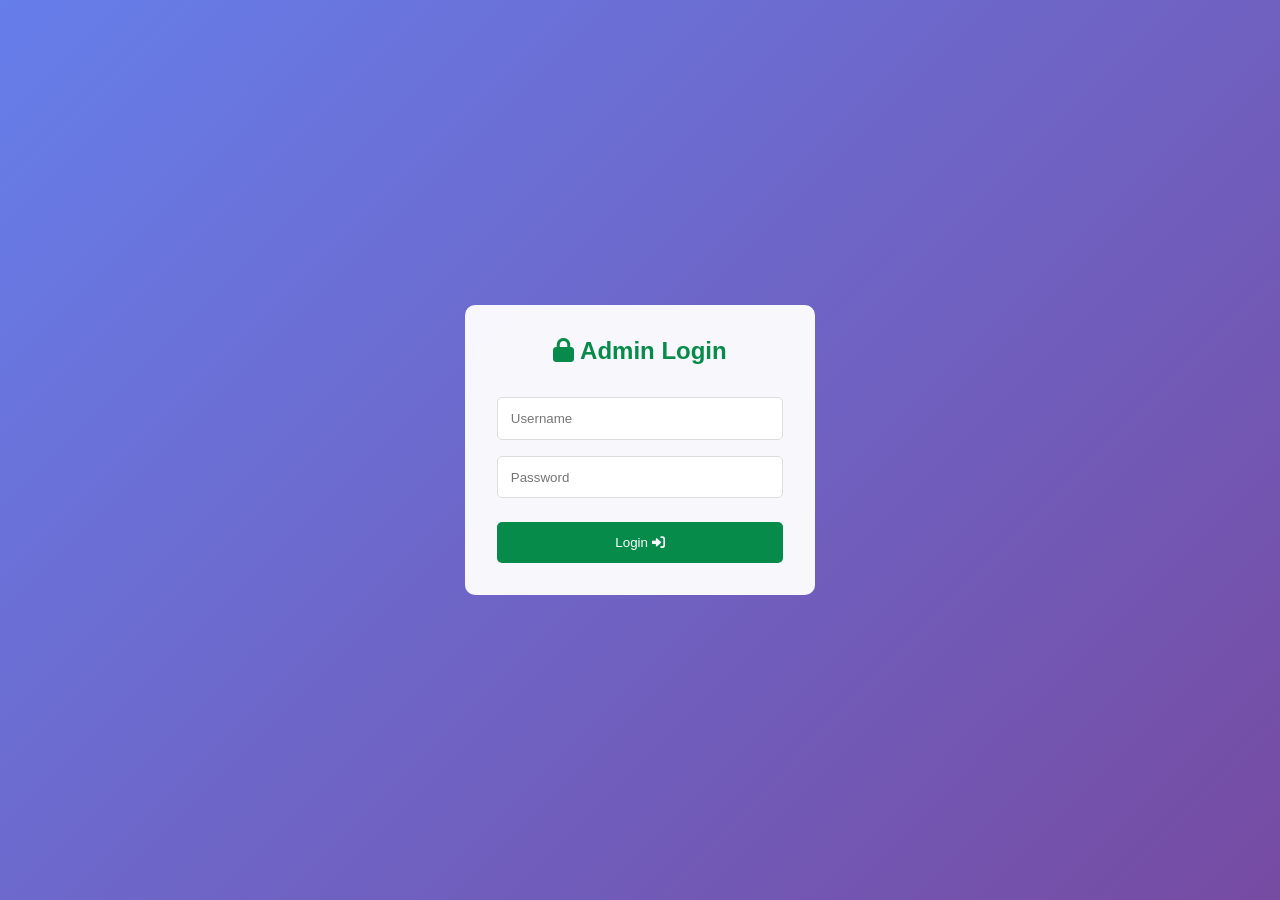
<file: admin.html>
<!DOCTYPE html>
<html lang="en">
<head>
    <meta charset="UTF-8">
    <meta name="viewport" content="width=device-width, initial-scale=1.0">
    <title>Admin Dashboard - Ethio Habesha Coders</title>
    <link rel="stylesheet" href="https://cdnjs.cloudflare.com/ajax/libs/font-awesome/6.0.0-beta3/css/all.min.css">
    <link rel="stylesheet" href="admin.css">
</head>
<body>
    <div class="admin-container">
        <!-- Login Form -->
        <div id="loginForm" class="login-container">
            <div class="login-box glass-effect">
                <h2><i class="fas fa-lock"></i> Admin Login</h2>
                <form id="adminLogin">
                    <input type="text" id="adminUsername" placeholder="Username" required>
                    <input type="password" id="adminPassword" placeholder="Password" required>
                    <button type="submit">Login <i class="fas fa-sign-in-alt"></i></button>
                </form>
            </div>
        </div>
        
        <!-- Dashboard -->
        <div id="dashboard" style="display: none;">
            <nav class="admin-nav">
                <div class="logo">
                    <i class="fas fa-code"></i>
                    <span>Admin Dashboard</span>
                </div>
                <div class="admin-actions">
                    <button onclick="logout()"><i class="fas fa-sign-out-alt"></i> Logout</button>
                </div>
            </nav>
            
            <div class="dashboard-content">
                <div class="stats-grid">
                    <div class="stat-card">
                        <i class="fas fa-users"></i>
                        <h3>Total Users</h3>
                        <p id="totalUsers">0</p>
                    </div>
                    <div class="stat-card">
                        <i class="fas fa-book"></i>
                        <h3>Total Courses</h3>
                        <p id="totalCourses">0</p>
                    </div>
                    <div class="stat-card">
                        <i class="fas fa-chart-line"></i>
                        <h3>Active Users</h3>
                        <p id="activeUsers">0</p>
                    </div>
                </div>
                
                <div class="admin-sections">
                    <div class="section">
                        <h3><i class="fas fa-users"></i> Manage Users</h3>
                        <button class="btn-add" onclick="showAddUserModal()">Add New User</button>
                        <div class="table-container">
                            <table id="usersTable">
                                <thead>
                                    <tr><th>ID</th><th>Username</th><th>Email</th><th>Role</th><th>Actions</th></tr>
                                </thead>
                                <tbody id="usersList"></tbody>
                            </table>
                        </div>
                    </div>
                    
                    <div class="section">
                        <h3><i class="fas fa-book"></i> Manage Courses</h3>
                        <button class="btn-add" onclick="showAddCourseModal()">Add New Course</button>
                        <div class="table-container">
                            <table id="coursesTable">
                                <thead>
                                    <tr><th>ID</th><th>Title</th><th>Category</th><th>Actions</th></tr>
                                </thead>
                                <tbody id="coursesList"></tbody>
                            </table>
                        </div>
                    </div>
                    
                    <div class="section">
                        <h3><i class="fas fa-palette"></i> Website Settings</h3>
                        <div class="settings-form">
                            <label>Primary Color:</label>
                            <input type="color" id="primaryColor" value="#078b4b">
                            <label>Secondary Color:</label>
                            <input type="color" id="secondaryColor" value="#fcd34d">
                            <button onclick="updateWebsiteSettings()">Save Settings</button>
                        </div>
                    </div>
                </div>
            </div>
        </div>
    </div>
    
    <!-- Modals -->
    <div id="addUserModal" class="modal">
        <div class="modal-content">
            <h3>Add New User</h3>
            <form id="addUserForm">
                <input type="text" placeholder="Username" required>
                <input type="email" placeholder="Email" required>
                <input type="password" placeholder="Password" required>
                <select>
                    <option value="user">User</option>
                    <option value="admin">Admin</option>
                </select>
                <button type="submit">Add User</button>
                <button type="button" onclick="closeModal('addUserModal')">Cancel</button>
            </form>
        </div>
    </div>
    
    <div id="addCourseModal" class="modal">
        <div class="modal-content">
            <h3>Add New Course</h3>
            <form id="addCourseForm">
                <input type="text" placeholder="Course Title" required>
                <textarea placeholder="Course Description" required></textarea>
                <select>
                    <option value="frontend">Frontend</option>
                    <option value="backend">Backend</option>
                </select>
                <button type="submit">Add Course</button>
                <button type="button" onclick="closeModal('addCourseModal')">Cancel</button>
            </form>
        </div>
    </div>
    
    <script src="admin.js"></script>
</body>
</html>
</file>
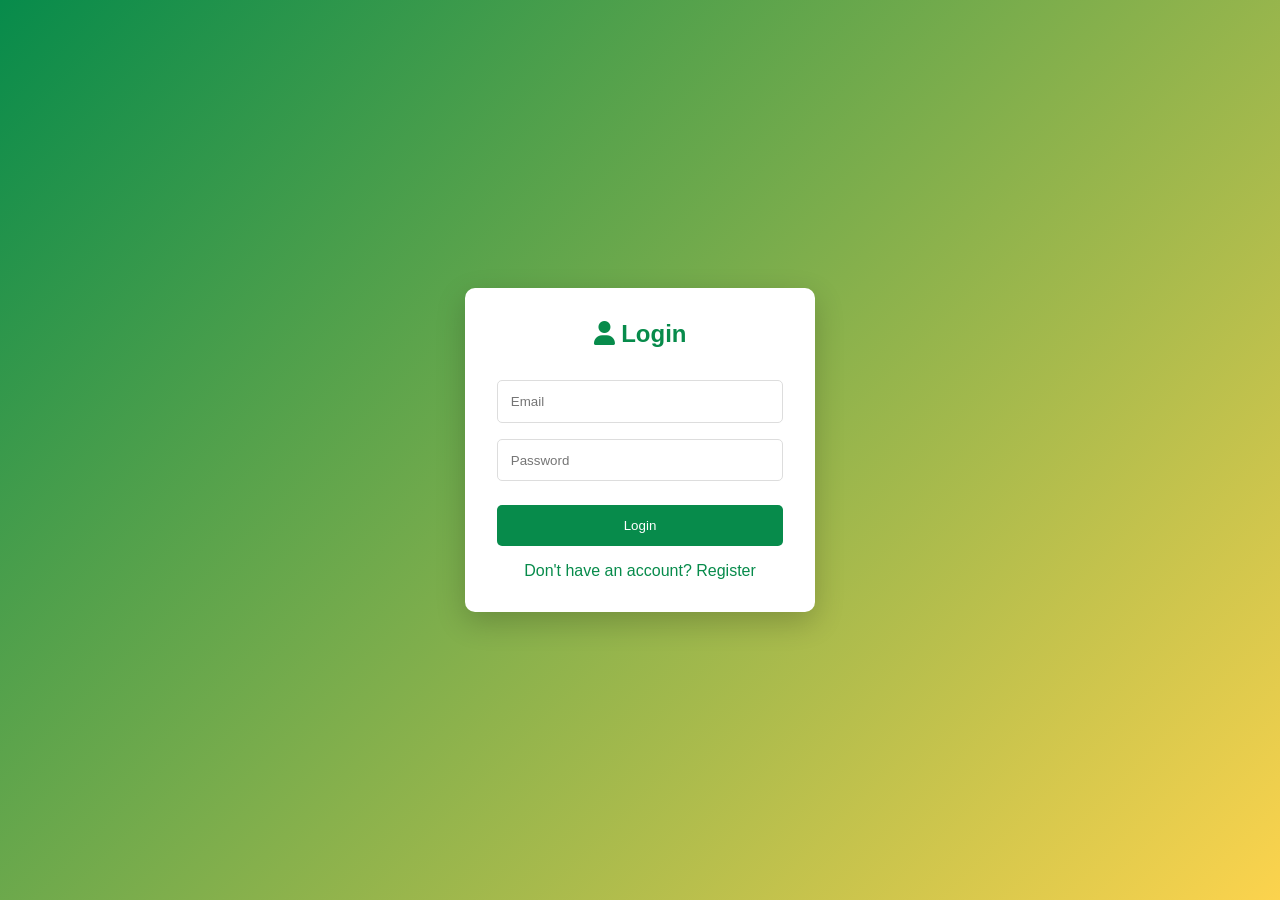
<file: login.html>
<!DOCTYPE html>
<html lang="en">
<head>
    <meta charset="UTF-8">
    <meta name="viewport" content="width=device-width, initial-scale=1.0">
    <title>Login - Ethio Habesha Coders</title>
    <link rel="stylesheet" href="https://cdnjs.cloudflare.com/ajax/libs/font-awesome/6.0.0-beta3/css/all.min.css">
    <style>
        * {
            margin: 0;
            padding: 0;
            box-sizing: border-box;
        }
        
        body {
            font-family: 'Segoe UI', Tahoma, Geneva, Verdana, sans-serif;
            background: linear-gradient(135deg, #078b4b, #fcd34d);
            min-height: 100vh;
            display: flex;
            justify-content: center;
            align-items: center;
        }
        
        .auth-container {
            background: white;
            padding: 2rem;
            border-radius: 10px;
            width: 350px;
            box-shadow: 0 10px 30px rgba(0,0,0,0.2);
        }
        
        h2 {
            text-align: center;
            margin-bottom: 1.5rem;
            color: #078b4b;
        }
        
        input {
            width: 100%;
            padding: 0.8rem;
            margin: 0.5rem 0;
            border: 1px solid #ddd;
            border-radius: 5px;
        }
        
        button {
            width: 100%;
            padding: 0.8rem;
            background: #078b4b;
            color: white;
            border: none;
            border-radius: 5px;
            cursor: pointer;
            margin-top: 1rem;
        }
        
        .links {
            text-align: center;
            margin-top: 1rem;
        }
        
        .links a {
            color: #078b4b;
            text-decoration: none;
        }
    </style>
</head>
<body>
    <div class="auth-container">
        <h2><i class="fas fa-user"></i> Login</h2>
        <form id="loginForm">
            <input type="email" placeholder="Email" required>
            <input type="password" placeholder="Password" required>
            <button type="submit">Login</button>
        </form>
        <div class="links">
            <a href="register.html">Don't have an account? Register</a>
        </div>
    </div>
    
    <script>
        document.getElementById('loginForm').addEventListener('submit', (e) => {
            e.preventDefault();
            localStorage.setItem('isLoggedIn', 'true');
            alert('Login successful!');
            window.location.href = 'index.html';
        });
    </script>
</body>
</html>
</file>
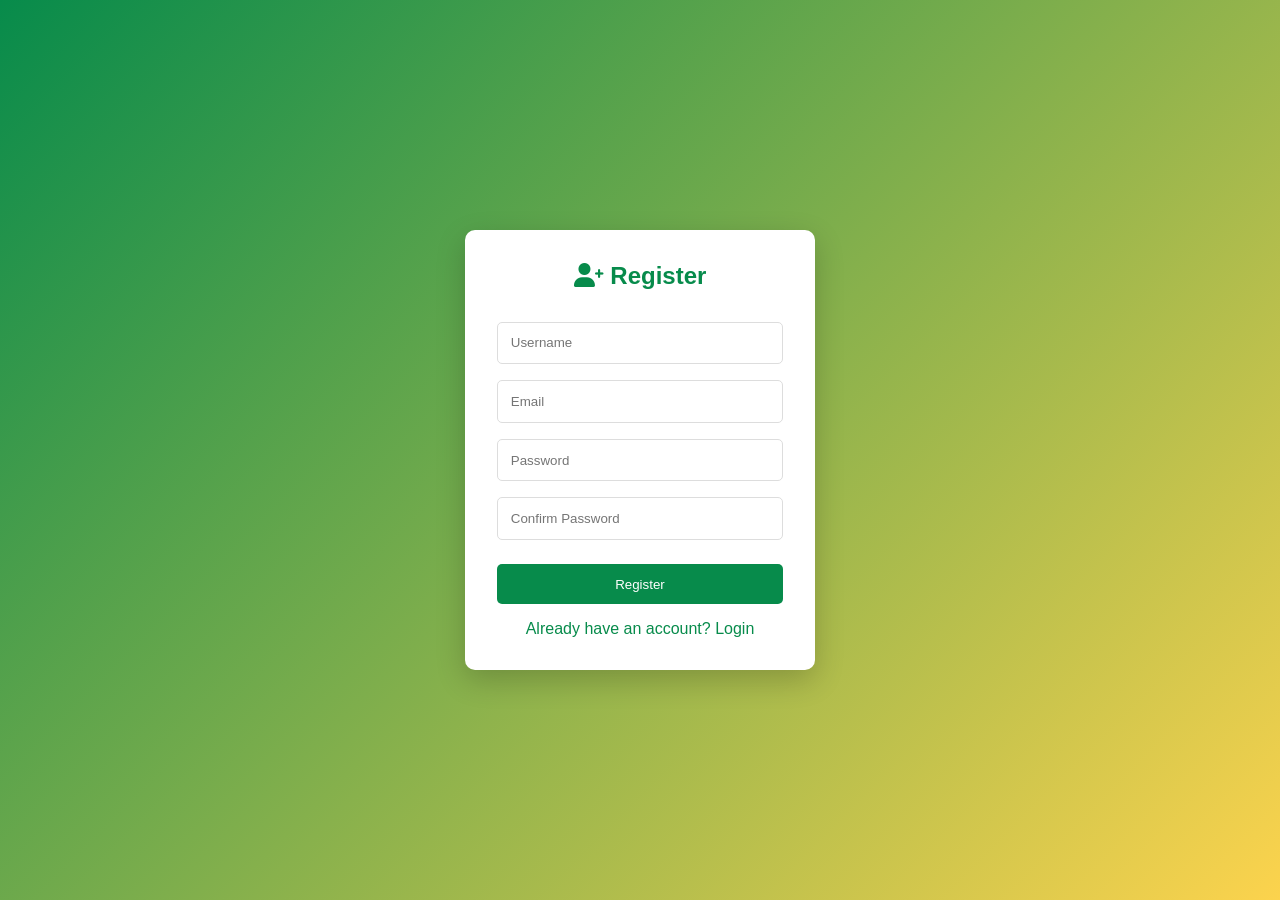
<file: register.html>
<!DOCTYPE html>
<html lang="en">
<head>
    <meta charset="UTF-8">
    <meta name="viewport" content="width=device-width, initial-scale=1.0">
    <title>Register - Ethio Habesha Coders</title>
    <link rel="stylesheet" href="https://cdnjs.cloudflare.com/ajax/libs/font-awesome/6.0.0-beta3/css/all.min.css">
    <style>
        * {
            margin: 0;
            padding: 0;
            box-sizing: border-box;
        }
        
        body {
            font-family: 'Segoe UI', Tahoma, Geneva, Verdana, sans-serif;
            background: linear-gradient(135deg, #078b4b, #fcd34d);
            min-height: 100vh;
            display: flex;
            justify-content: center;
            align-items: center;
        }
        
        .auth-container {
            background: white;
            padding: 2rem;
            border-radius: 10px;
            width: 350px;
            box-shadow: 0 10px 30px rgba(0,0,0,0.2);
        }
        
        h2 {
            text-align: center;
            margin-bottom: 1.5rem;
            color: #078b4b;
        }
        
        input {
            width: 100%;
            padding: 0.8rem;
            margin: 0.5rem 0;
            border: 1px solid #ddd;
            border-radius: 5px;
        }
        
        button {
            width: 100%;
            padding: 0.8rem;
            background: #078b4b;
            color: white;
            border: none;
            border-radius: 5px;
            cursor: pointer;
            margin-top: 1rem;
        }
        
        .links {
            text-align: center;
            margin-top: 1rem;
        }
        
        .links a {
            color: #078b4b;
            text-decoration: none;
        }
    </style>
</head>
<body>
    <div class="auth-container">
        <h2><i class="fas fa-user-plus"></i> Register</h2>
        <form id="registerForm">
            <input type="text" placeholder="Username" required>
            <input type="email" placeholder="Email" required>
            <input type="password" placeholder="Password" required>
            <input type="password" placeholder="Confirm Password" required>
            <button type="submit">Register</button>
        </form>
        <div class="links">
            <a href="login.html">Already have an account? Login</a>
        </div>
    </div>
    
    <script>
        document.getElementById('registerForm').addEventListener('submit', (e) => {
            e.preventDefault();
            localStorage.setItem('isLoggedIn', 'true');
            alert('Registration successful! Please login.');
            window.location.href = 'login.html';
        });
    </script>
</body>
</html>
</file>
<file: admin.css>
:root {
    --primary: #078b4b;
    --secondary: #fcd34d;
    --danger: #dc2626;
    --dark: #1f2937;
    --light: #f3f4f6;
}

* {
    margin: 0;
    padding: 0;
    box-sizing: border-box;
}

body {
    font-family: 'Segoe UI', Tahoma, Geneva, Verdana, sans-serif;
    background: linear-gradient(135deg, #667eea 0%, #764ba2 100%);
    min-height: 100vh;
}

.login-container {
    display: flex;
    justify-content: center;
    align-items: center;
    min-height: 100vh;
}

.login-box {
    background: rgba(255, 255, 255, 0.95);
    padding: 2rem;
    border-radius: 10px;
    width: 350px;
    text-align: center;
}

.login-box h2 {
    margin-bottom: 1.5rem;
    color: var(--primary);
}

.login-box input {
    width: 100%;
    padding: 0.8rem;
    margin: 0.5rem 0;
    border: 1px solid #ddd;
    border-radius: 5px;
}

.login-box button {
    width: 100%;
    padding: 0.8rem;
    background: var(--primary);
    color: white;
    border: none;
    border-radius: 5px;
    cursor: pointer;
    margin-top: 1rem;
}

.admin-nav {
    background: white;
    padding: 1rem 2rem;
    display: flex;
    justify-content: space-between;
    align-items: center;
    box-shadow: 0 2px 10px rgba(0,0,0,0.1);
}

.dashboard-content {
    padding: 2rem;
}

.stats-grid {
    display: grid;
    grid-template-columns: repeat(auto-fit, minmax(250px, 1fr));
    gap: 1.5rem;
    margin-bottom: 2rem;
}

.stat-card {
    background: white;
    padding: 1.5rem;
    border-radius: 10px;
    text-align: center;
    box-shadow: 0 2px 10px rgba(0,0,0,0.1);
}

.stat-card i {
    font-size: 2rem;
    color: var(--primary);
}

.admin-sections {
    display: grid;
    gap: 2rem;
}

.section {
    background: white;
    padding: 1.5rem;
    border-radius: 10px;
}

.table-container {
    overflow-x: auto;
    margin-top: 1rem;
}

table {
    width: 100%;
    border-collapse: collapse;
}

th, td {
    padding: 0.8rem;
    text-align: left;
    border-bottom: 1px solid #ddd;
}

.btn-add {
    background: var(--primary);
    color: white;
    border: none;
    padding: 0.5rem 1rem;
    border-radius: 5px;
    cursor: pointer;
    margin: 1rem 0;
}

.modal {
    display: none;
    position: fixed;
    top: 0;
    left: 0;
    width: 100%;
    height: 100%;
    background: rgba(0,0,0,0.5);
    justify-content: center;
    align-items: center;
}

.modal-content {
    background: white;
    padding: 2rem;
    border-radius: 10px;
    width: 400px;
}

.modal-content input,
.modal-content textarea,
.modal-content select {
    width: 100%;
    padding: 0.5rem;
    margin: 0.5rem 0;
    border: 1px solid #ddd;
    border-radius: 5px;
}

.settings-form {
    display: flex;
    flex-direction: column;
    gap: 0.5rem;
}
</file>
